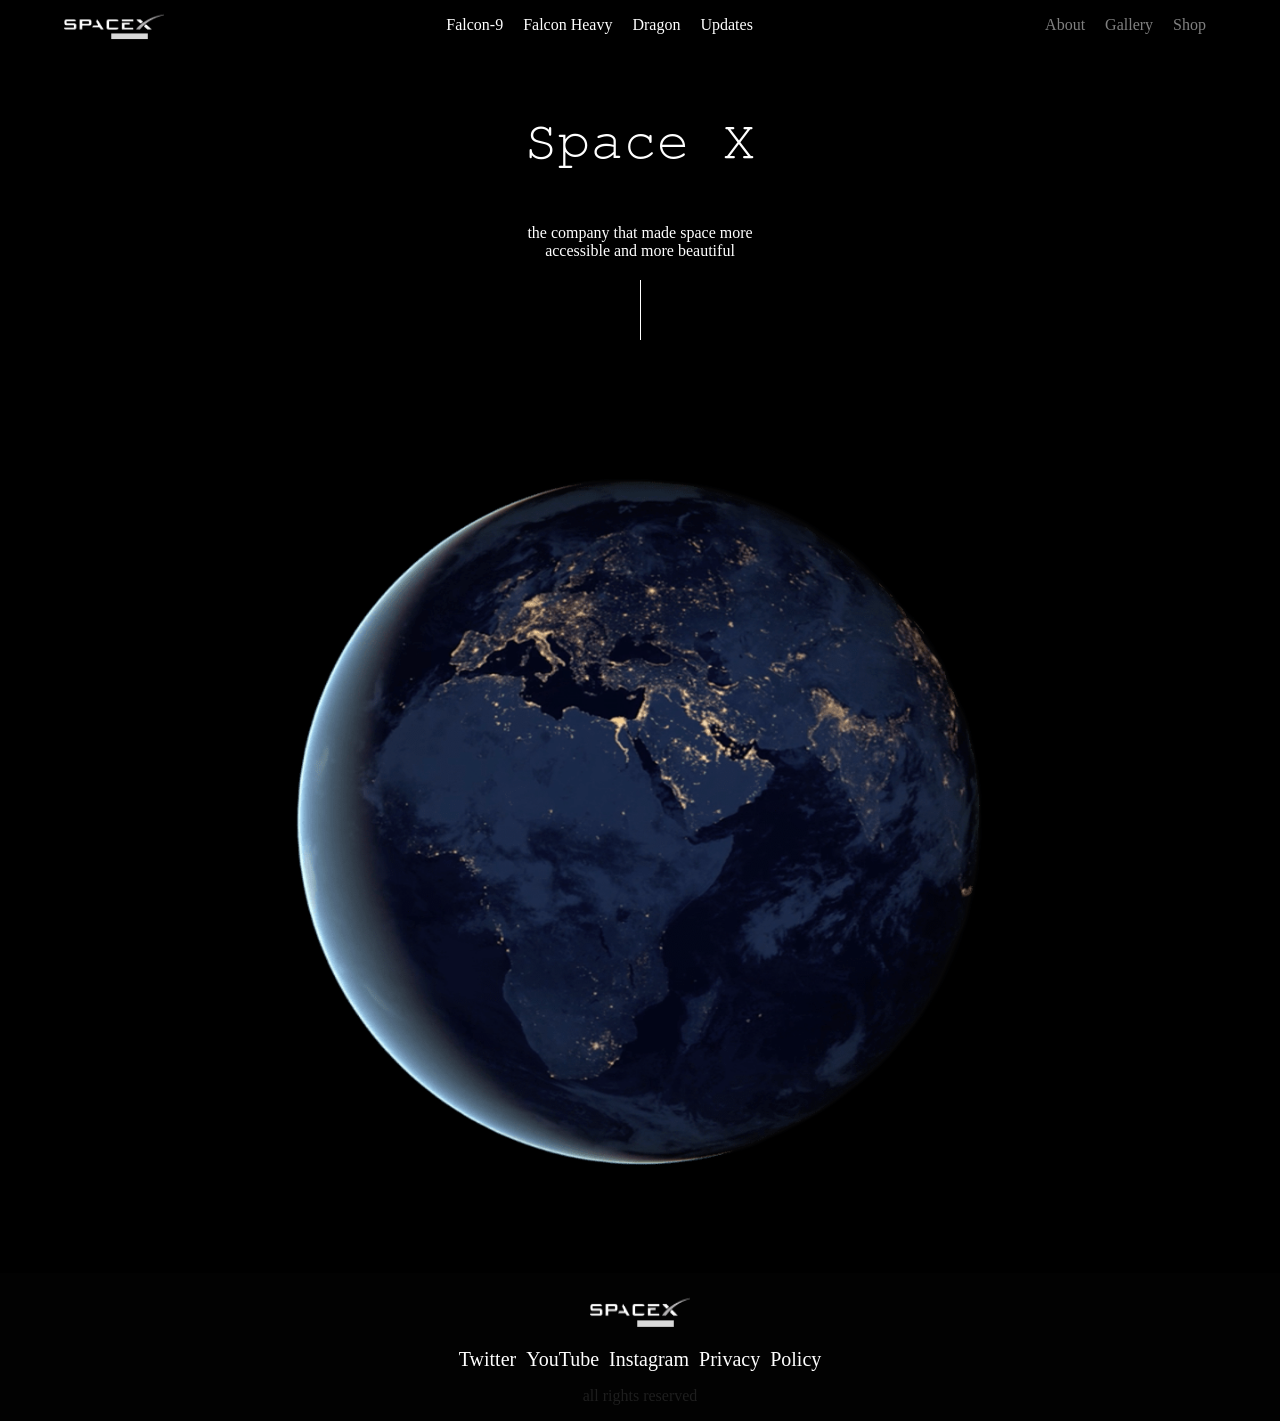
<file: index.html>
<!DOCTYPE html>
<html lang="en">
<head>
    <meta charset="UTF-8">
    <meta name="viewport" content="width=device-width, initial-scale=1.0">
    <link rel="stylesheet" type="text/css" href="style.css">
    <title>SpaceX</title>
</head>
<body>
    <header>
        <a href="index.html"><img src="logo (1).png" class="logo"></a>

        <nav class="main-nav">
            <ul class="list">
                <li class="item"><a href="falcon-9.html" class="item-link">Falcon-9</a></li>
                <li class="item"><a href="Falcon-Heavy.html" class="item-link">Falcon Heavy</a></li>
                <li class="item"><a href="Dragon.html" class="item-link">Dragon</a></li>
                <li class="item"><a href="#" class="item-link">Updates</a></li>
            </ul>
        </nav>

        <nav class="second-nav">
            <ul class="list">
                <li class="item"><a href="#" class="item-link2">About</a></li>
                <li class="item"><a href="#" class="item-link2">Gallery</a></li>
                <li class="item"><a href="#" class="item-link2">Shop</a></li>
            </ul>
        </nav>

    <nav class="container">
        <ul class="navigationList">
            <li class="itemList"><a href="falcon-9.html">Falcon-9</a></li>
            <br>
            <li class="itemList"><a href="Falcon-Heavy.html">Falcon Heavy</a></li>
            <br>
            <li class="itemList"><a href="Dragon.html">Dragon</a></li>
        </ul>
    </nav>
    <section class="button-section">
            <button id="btn"><img src="menuImage/right-arrow.png" alt="menu" width="30" height="35" id="imageMenu"></button>
    </section>
    </header>

    <main>
        <section class="main1">
            <p class="text" style="margin-top: 5%; font-family: FreeMono, monospace" id="textH1">Space X</p>
            <p class="text" id="textP">the company that made space more <br>accessible and more beautiful <br></p>
            <img src="image 2 (1).png" class="planetImage">
        </section>
    </main>

    <footer>
        <div class="bgFooter"> 
            <img src="logo (1).png" width="100" height="35" style="margin-top: 20px">
            <section class="social">
            <a href="https://x.com/SpaceX?lang=ru" target="_blank" class="socialNetwork">Twitter</a>
            <a href="https://www.youtube.com/spacex" target="_blank" class="socialNetwork">YouTube</a>
            <a href="https://www.instagram.com/spacex" target="_blank" class="socialNetwork">Instagram</a>
            <a href="#" target="_blank" class="socialNetwork">Privacy</a>
            <a href="#" target="_blank" class="socialNetwork">Policy</a>
            </section>
            <p class="footerText">all rights reserved</p>
        </div>
    </footer>

    <script src="index.js"></script>
</body>
</html>
</file>
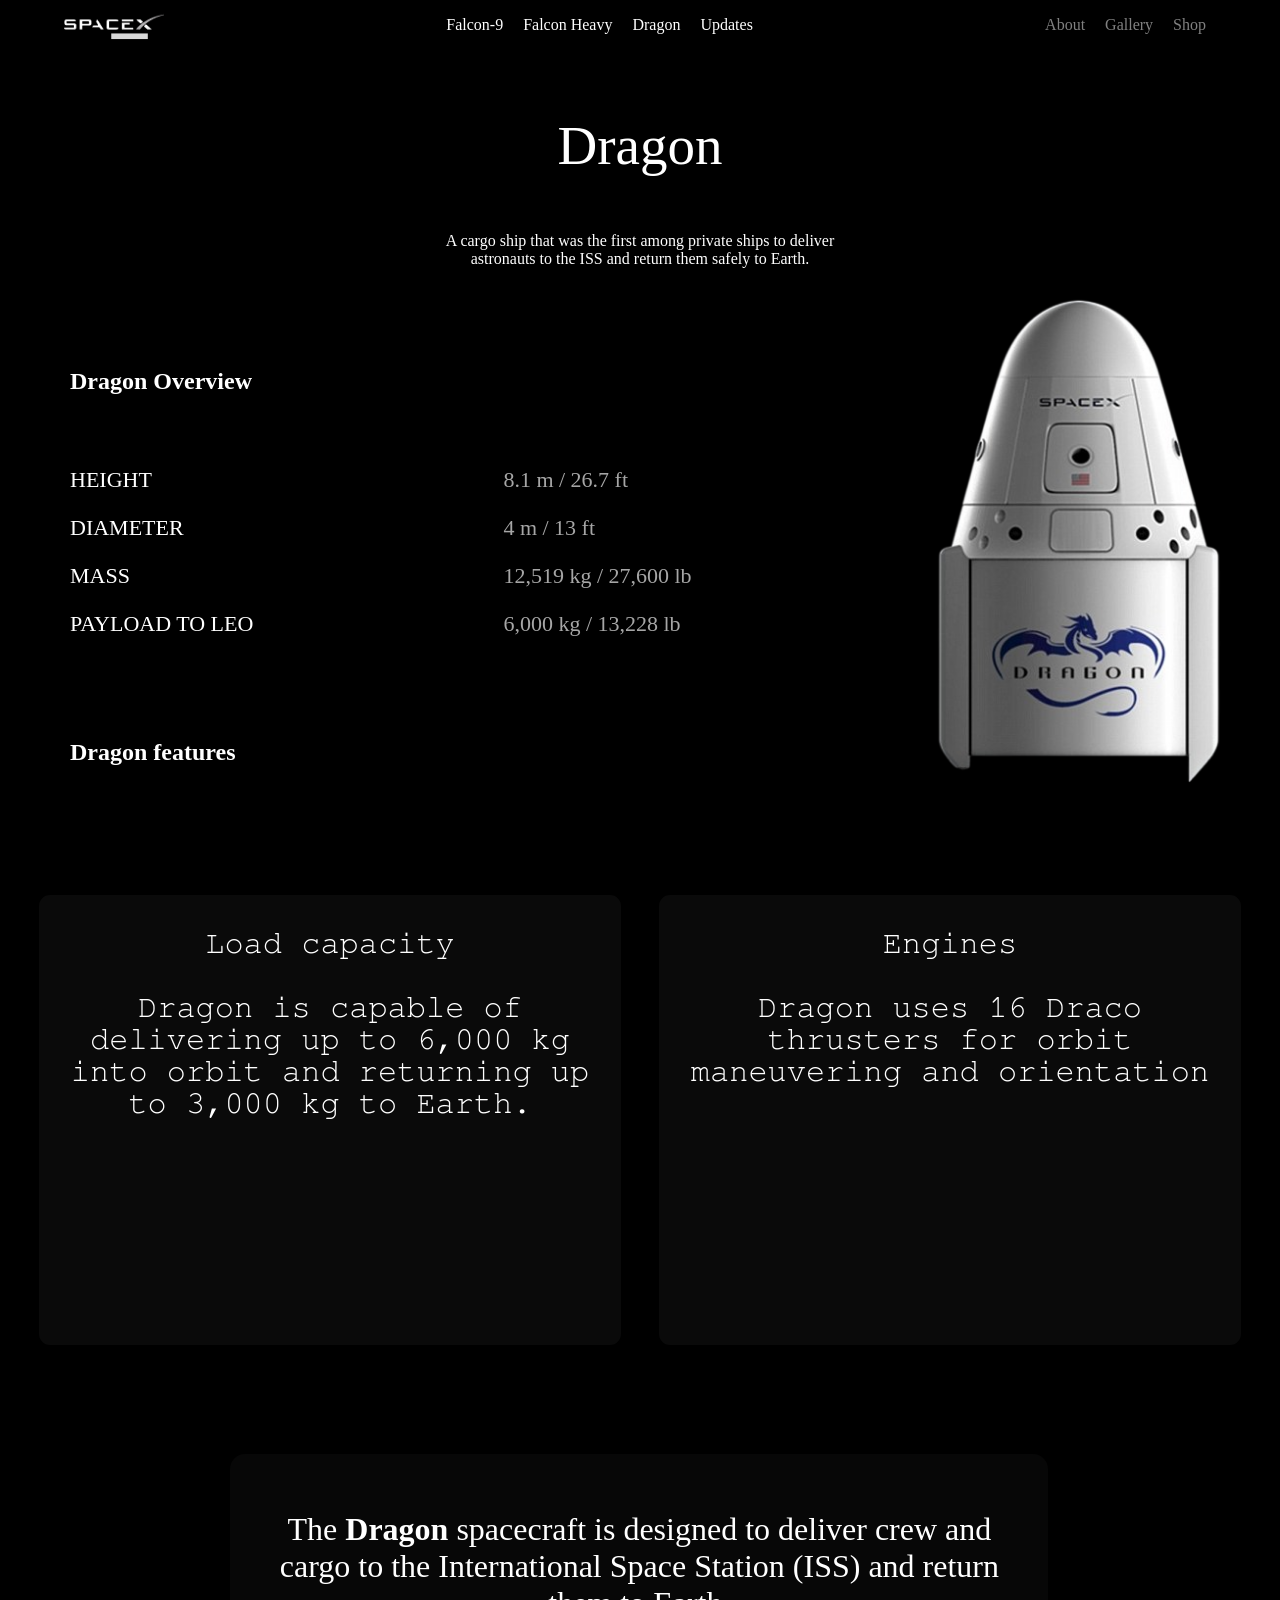
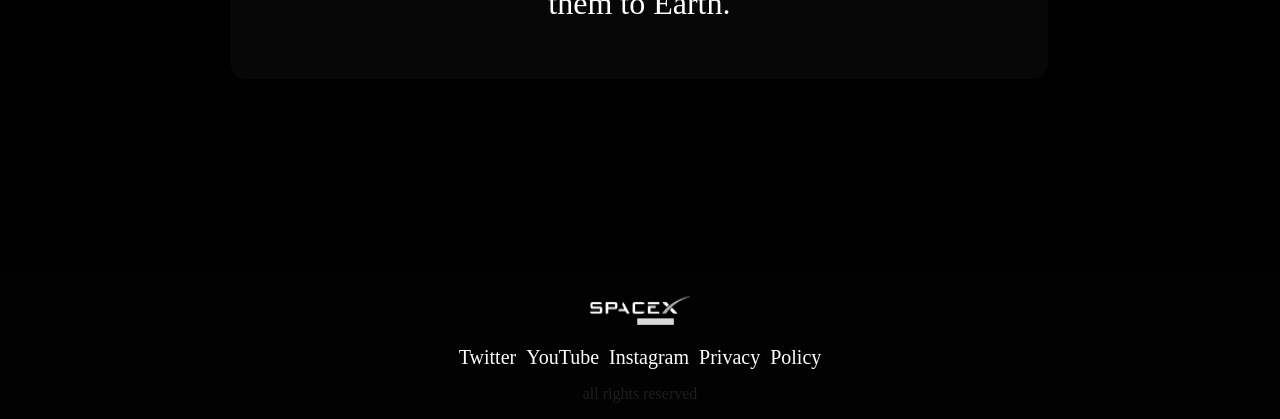
<file: Dragon.html>
<!DOCTYPE html>
<html lang="en">
<head>
    <meta charset="UTF-8">
    <meta name="viewport" content="width=device-width, initial-scale=1.0">
    <link rel="stylesheet" type="text/css" href="style.css">
    <title>Dragon</title>
</head>
<body>
        <header>
        <a href="index.html"><img src="logo (1).png" class="logo"></a>

        <nav class="main-nav">
            <ul class="list">
                <li class="item"><a href="falcon-9.html" class="item-link">Falcon-9</a></li>
                <li class="item"><a href="Falcon-Heavy.html" class="item-link">Falcon Heavy</a></li>
                <li class="item"><a href="#" class="item-link">Dragon</a></li>
                <li class="item"><a href="#" class="item-link">Updates</a></li>
            </ul>
        </nav>

        <nav class="second-nav">
            <ul class="list">
                <li class="item"><a href="#" class="item-link2">About</a></li>
                <li class="item"><a href="#" class="item-link2">Gallery</a></li>
                <li class="item"><a href="#" class="item-link2">Shop</a></li>
            </ul>
        </nav>

        <nav class="container">
        <ul class="navigationList">
            <li class="itemList"><a href="falcon-9.html">Falcon-9</a></li>
            <br>
            <li class="itemList"><a href="Falcon-Heavy.html">Falcon Heavy</a></li>
            <br>
            <li class="itemList"><a href="Dragon.html">Dragon</a></li>
        </ul>
    </nav>
    <section class="button-section">
            <button id="btn"><img src="menuImage/right-arrow.png" alt="menu" width="30" height="35" id="imageMenu"></button>
    </section>
    </header>

    <main>
        <section class="main1">
            <p class="text" style="margin-top: 5%" id="textH1">Dragon</p>
            <p class="text" id="textP2">A cargo ship that was the first among private ships to deliver <br>astronauts to the ISS and return them safely to Earth.</p>
            </section>
            <img src="rocketImage/dragon-Photoroom.png" class="rocketImage" width="300"style="float: right;" id="dragon">
            <h2 style="color: white; margin-left: 70px; margin-top: 100px">Dragon Overview</h2>
            <div class="information">
            <div class="meter">
                <p>HEIGHT</p>
                <p>DIAMETER</p>
                <p>MASS</p>
                <p>PAYLOAD TO LEO</p>
            </div>
            <div class="numbers" style="color: #a6a6a6">
                <p>8.1 m / 26.7 ft</p>
                <p>4 m / 13 ft</p>
                <p>12,519 kg / 27,600 lb</p>
                <p>6,000 kg / 13,228 lb</p>
            </div>
            </div>
            <h2 style="color: white; margin-left: 70px; margin-top: 80px"  class="nameSection">Dragon features</h2>
                <div class="rocketCardInfo">
                    <div class="card" id="card1Dragon">
                        <p class="textInCard">Load capacity</p>
                        <p class="textInCard">Dragon is capable of delivering up to 6,000 kg into orbit and returning up to 3,000 kg to Earth.</p>
                    </div>
                    <div class="card" id="card2Dragon">
                        <p class="textInCard">Engines</p>
                        <p class="textInCard">Dragon uses 16 Draco thrusters for orbit maneuvering and orientation</p>
                    </div>
                </div>
            <section class="mainRocketInfo">
            <p class="f9Text">The <b>Dragon</b> spacecraft is designed to deliver crew and cargo to the International Space Station (ISS) and return them to Earth.</p>
            </section>
    </main>

    <footer>
        <div class="bgFooter"> 
            <img src="logo (1).png" width="100" height="35" style="margin-top: 20px">
            <section class="social">
            <a href="https://x.com/SpaceX?lang=ru" target="_blank" class="socialNetwork">Twitter</a>
            <a href="https://www.youtube.com/spacex" target="_blank" class="socialNetwork">YouTube</a>
            <a href="https://www.instagram.com/spacex" target="_blank" class="socialNetwork">Instagram</a>
            <a href="#" target="_blank" class="socialNetwork">Privacy</a>
            <a href="#" target="_blank" class="socialNetwork">Policy</a>
            </section>
            <p class="footerText">all rights reserved</p>
        </div>
    </footer>

    <script src="index.js"></script>
</body>
</html>
</file>
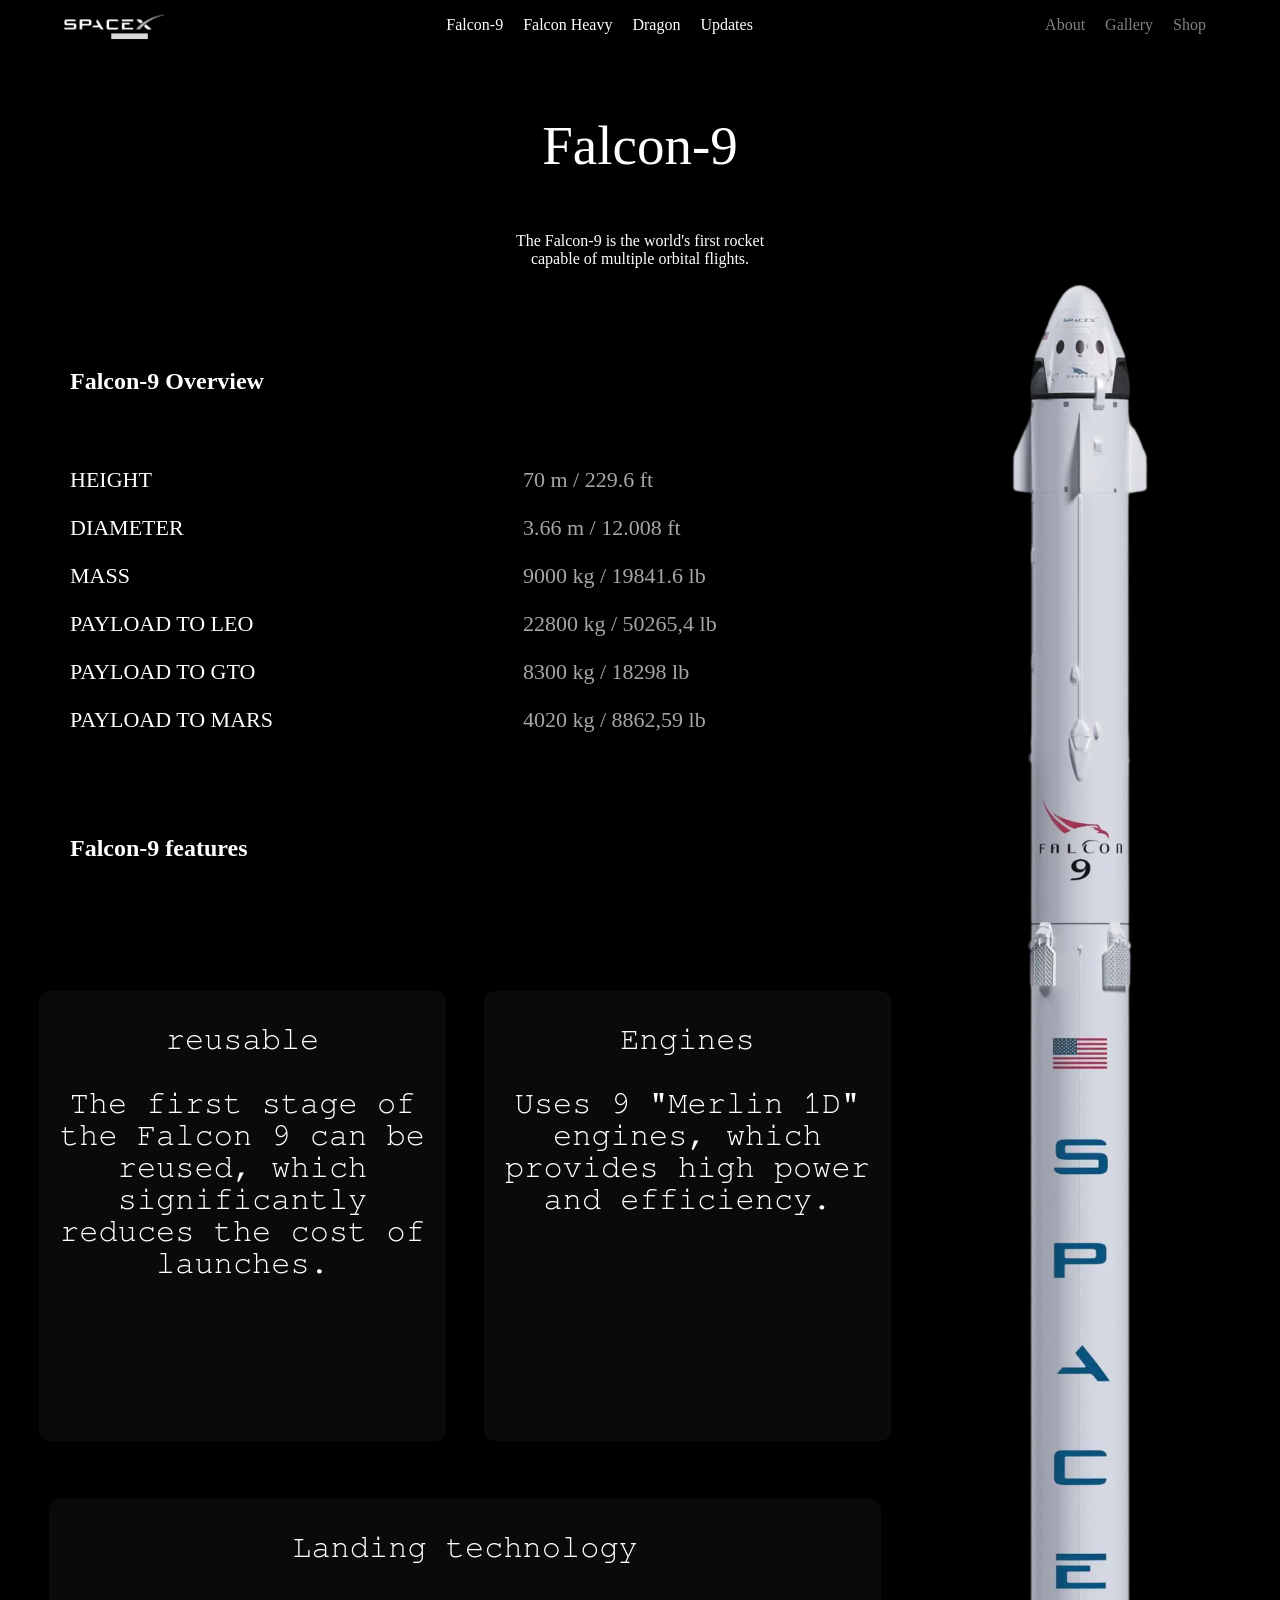
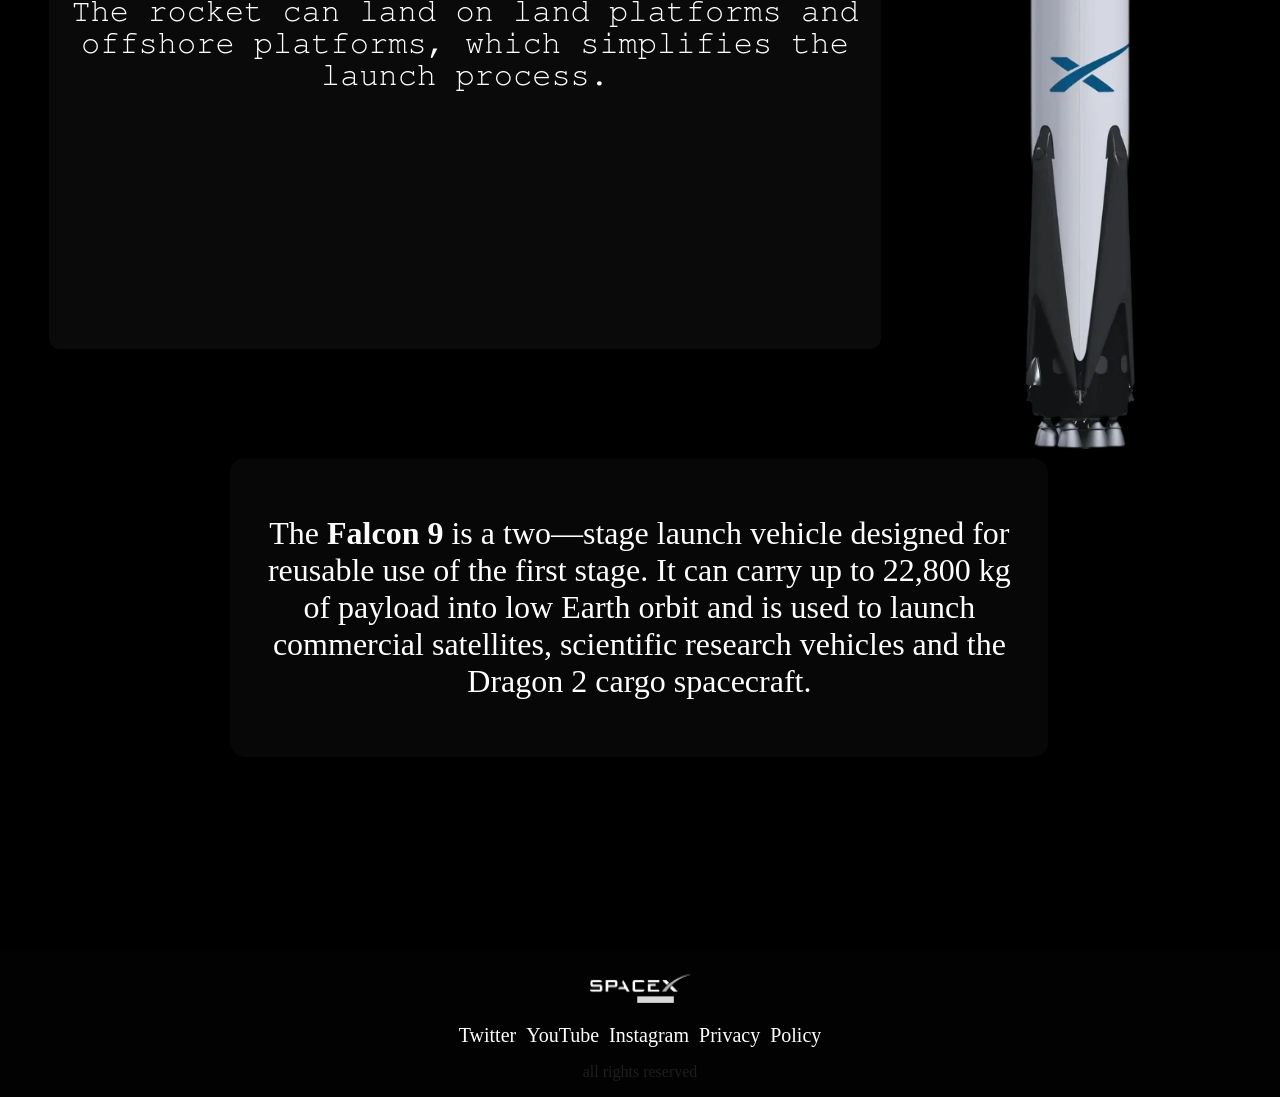
<file: falcon-9.html>
<!DOCTYPE html>
<html lang="en">
<head>
    <meta charset="UTF-8">
    <meta name="viewport" content="width=device-width, initial-scale=1.0">
    <link rel="stylesheet" type="text/css" href="style.css">
    <title>Falcon-9</title>
</head>
<body>
        <header>
        <a href="index.html"><img src="logo (1).png" class="logo"></a>

        <nav class="main-nav">
            <ul class="list">
                <li class="item"><a href="falcon-9.html" class="item-link">Falcon-9</a></li>
                <li class="item"><a href="Falcon-Heavy.html" class="item-link">Falcon Heavy</a></li>
                <li class="item"><a href="Dragon.html" class="item-link">Dragon</a></li>
                <li class="item"><a href="#" class="item-link">Updates</a></li>
            </ul>
        </nav>

        <nav class="second-nav">
            <ul class="list">
                <li class="item"><a href="#" class="item-link2">About</a></li>
                <li class="item"><a href="#" class="item-link2">Gallery</a></li>
                <li class="item"><a href="#" class="item-link2">Shop</a></li>
            </ul>
        </nav>

        <nav class="container">
        <ul class="navigationList">
            <li class="itemList"><a href="falcon-9.html">Falcon-9</a></li>
            <br>
            <li class="itemList"><a href="Falcon-Heavy.html">Falcon Heavy</a></li>
            <br>
            <li class="itemList"><a href="Dragon.html">Dragon</a></li>
        </ul>
    </nav>
    <section class="button-section">
            <button id="btn"><img src="menuImage/right-arrow.png" alt="menu" width="30" height="35" id="imageMenu"></button>
    </section>
    </header>

    <main>
        <section class="main1">
            <p class="text" style="margin-top: 5%" id="textH1">Falcon-9</p>
            <p class="text" id="textP2">The Falcon-9 is the world's first rocket <br>capable of multiple orbital flights.</p>
            </section>
            <img src="rocketImage/Falcon-9-Photoroom.png" class="rocketImage" width="300"style="float: right" id="falcon-9">
            <h2 style="color: white; margin-top: 100px" class="nameSection">Falcon-9 Overview</h2>
            <div class="information">
            <div class="meter">
                <p>HEIGHT</p>
                <p>DIAMETER</p>
                <p>MASS</p>
                <p>PAYLOAD TO LEO</p>
                <p>PAYLOAD TO GTO</p>
                <p>PAYLOAD TO MARS</p>
            </div>
            <div class="numbers" style="color:#a6a6a6">
                <p>70 m / 229.6 ft</p>
                <p>3.66 m / 12.008 ft</p>
                <p>9000 kg / 19841.6 lb</p>
                <p>22800 kg / 50265,4 lb</p>
                <p>8300 kg / 18298 lb</p>
                <p>4020 kg / 8862,59 lb</p>
            </div>
            </div>
            <div class="Features">
                <h2 style="color: white" class="nameSection">Falcon-9 features</h2>
            </div>
                <div class="rocketCardInfo">
                    <div class="card" id="card1">
                        <p class="textInCard">reusable</p>
                        <p class="textInCard">The first stage of the Falcon 9 can be reused, which significantly reduces the cost of launches.</p>
                    </div>
                    <div class="card" id="card2">
                        <p class="textInCard">Engines</p>
                        <p class="textInCard">Uses 9 "Merlin 1D" engines, which provides high power and efficiency.</p>
                    </div>
                </div>
                <div class="rocketCardInfo">
                    <div class="card" style="margin-top: 40px; margin-left: 40px; margin-right: 40px" id="lastCard">
                        <p class="textInCard">Landing technology</p>
                        <p class="textInCard">The rocket can land on land platforms and offshore platforms, which simplifies the launch process.</p>
                    </div>
                </div>
            <section class="mainRocketInfo">
            <p class="f9Text">The <b>Falcon 9</b> is a two—stage launch vehicle designed for reusable use of the first stage. It can carry up to 22,800 kg of payload into low Earth orbit and is used to launch commercial satellites, scientific research vehicles and the Dragon 2 cargo spacecraft.</p>
            </section>
    </main>

    <footer>
        <div class="bgFooter"> 
            <img src="logo (1).png" width="100" height="35" style="margin-top: 20px">
            <section class="social">
            <a href="https://x.com/SpaceX?lang=ru" target="_blank" class="socialNetwork">Twitter</a>
            <a href="https://www.youtube.com/spacex" target="_blank" class="socialNetwork">YouTube</a>
            <a href="https://www.instagram.com/spacex" target="_blank" class="socialNetwork">Instagram</a>
            <a href="#" target="_blank" class="socialNetwork">Privacy</a>
            <a href="#" target="_blank" class="socialNetwork">Policy</a>
            </section>
            <p class="footerText">all rights reserved</p>
        </div>
    </footer>

    <script src="index.js"></script>
</body>
</html>
</file>
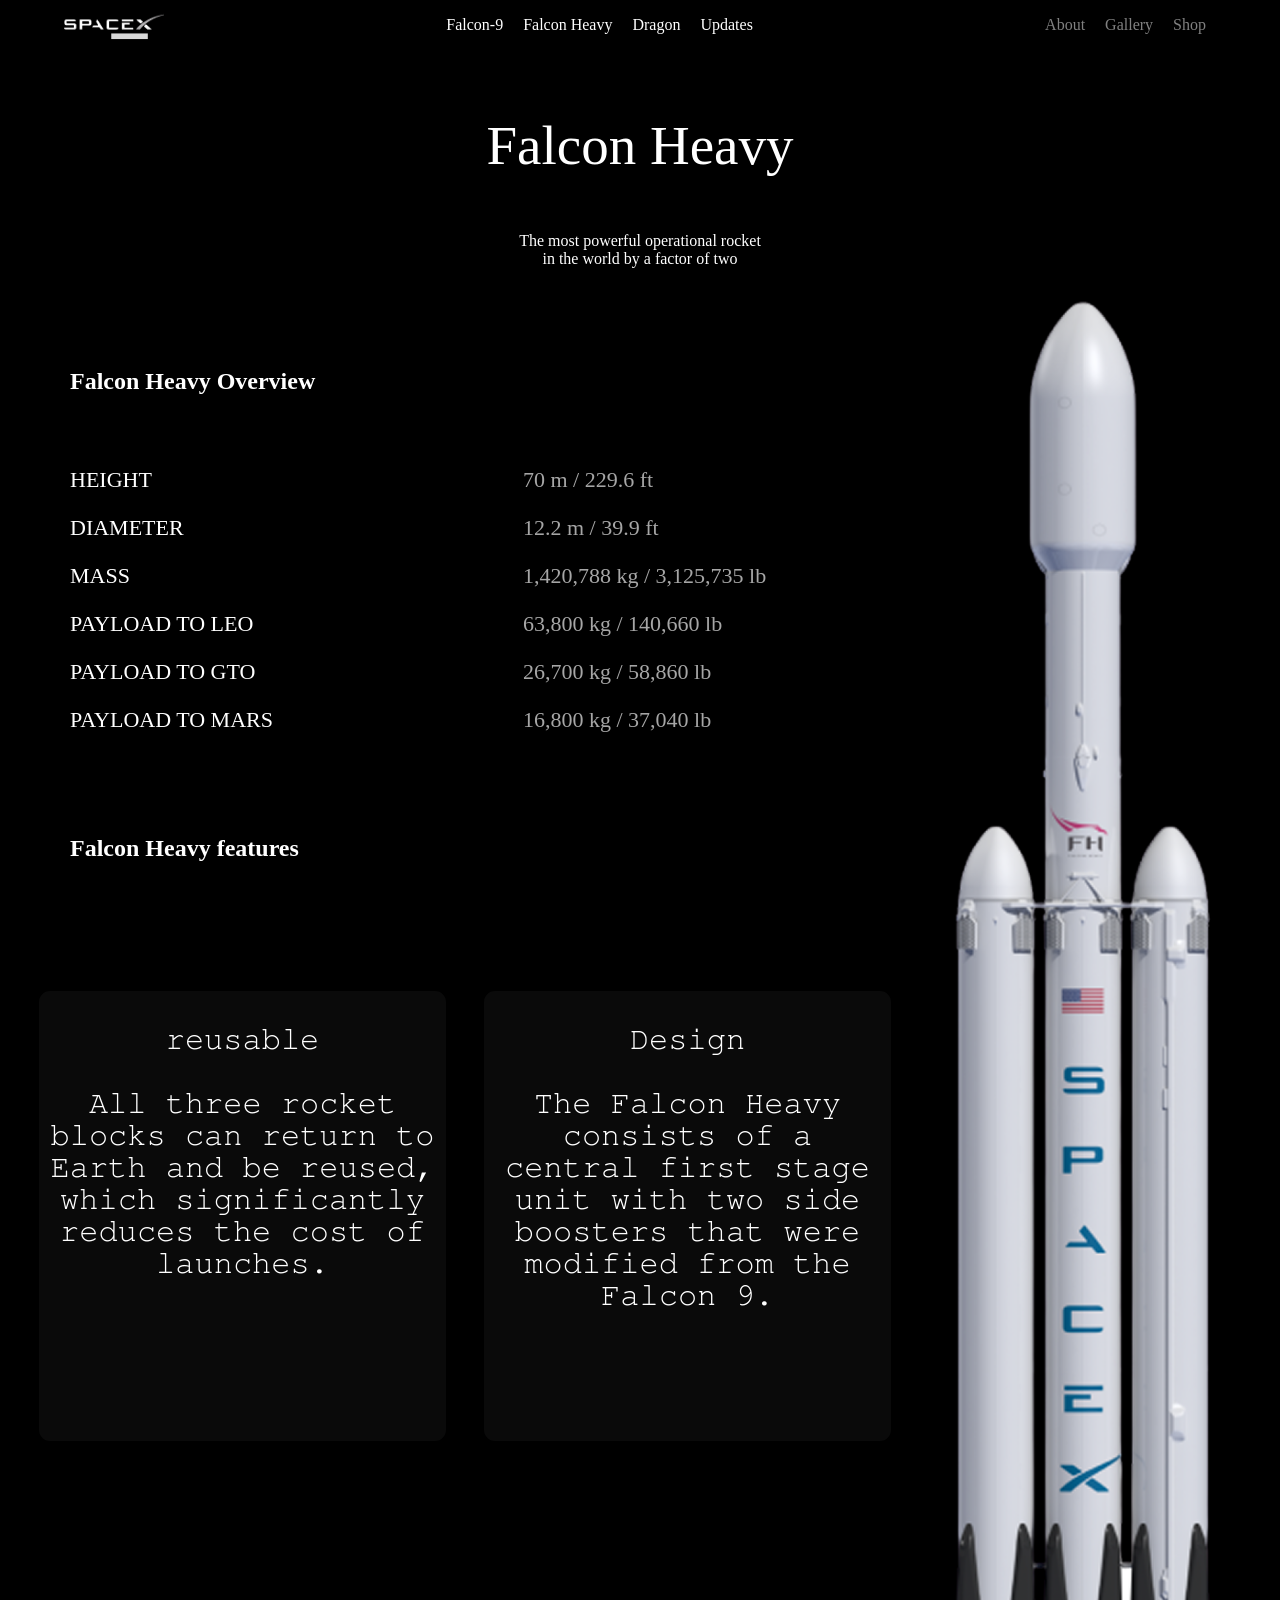
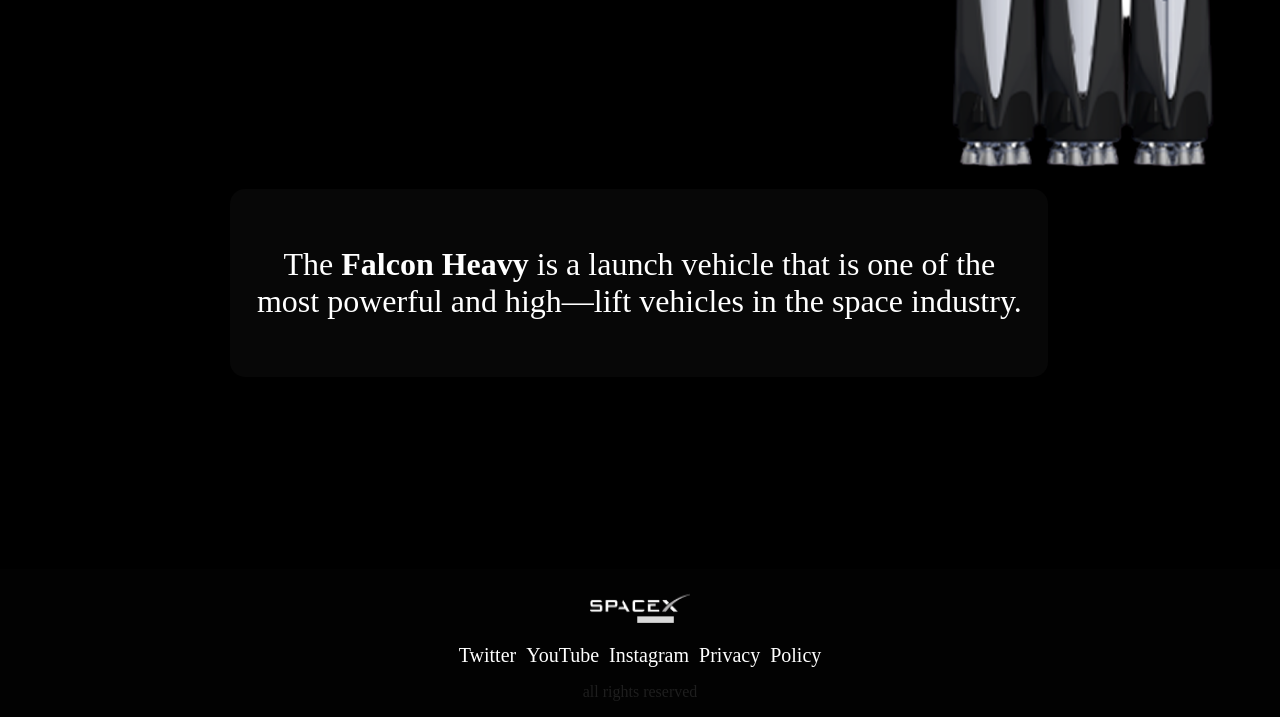
<file: Falcon-Heavy.html>
<!DOCTYPE html>
<html lang="en">
<head>
    <meta charset="UTF-8">
    <meta name="viewport" content="width=device-width, initial-scale=1.0">
    <link rel="stylesheet" type="text/css" href="style.css">
    <title>Falcon Heavy</title>
</head>
<body>
        <header>
        <a href="index.html"><img src="logo (1).png" class="logo"></a>

        <nav class="main-nav">
            <ul class="list">
                <li class="item"><a href="falcon-9.html" class="item-link">Falcon-9</a></li>
                <li class="item"><a href="Falcon-Heavy.html" class="item-link">Falcon Heavy</a></li>
                <li class="item"><a href="Dragon.html" class="item-link">Dragon</a></li>
                <li class="item"><a href="#" class="item-link">Updates</a></li>
            </ul>
        </nav>

        <nav class="second-nav">
            <ul class="list">
                <li class="item"><a href="#" class="item-link2">About</a></li>
                <li class="item"><a href="#" class="item-link2">Gallery</a></li>
                <li class="item"><a href="#" class="item-link2">Shop</a></li>
            </ul>
        </nav>

        <nav class="container">
        <ul class="navigationList">
            <li class="itemList"><a href="falcon-9.html">Falcon-9</a></li>
            <br>
            <li class="itemList"><a href="Falcon-Heavy.html">Falcon Heavy</a></li>
            <br>
            <li class="itemList"><a href="Dragon.html">Dragon</a></li>
        </ul>
    </nav>
    <section class="button-section">
            <button id="btn"><img src="menuImage/right-arrow.png" alt="menu" width="30" height="35" id="imageMenu"></button>
    </section>
    </header>

    <main>
        <section class="main1">
            <p class="text" style="margin-top: 5%" id="textH1">Falcon Heavy</p>
            <p class="text" id="textP2">The most powerful operational rocket <br>in the world by a factor of two</p>
            </section>
            <img src="rocketImage/image-removebg-preview 1.png" class="rocketImage" width="300" style="float: right" id="falcon-heavy">
            <h2 style="color: white; margin-left: 70px; margin-top: 100px">Falcon Heavy Overview</h2>
            <div class="information">
            <div class="meter">
                <p>HEIGHT</p>
                <p>DIAMETER</p>
                <p>MASS</p>
                <p>PAYLOAD TO LEO</p>
                <p>PAYLOAD TO GTO</p>
                <p>PAYLOAD TO MARS</p>
            </div>
            <div class="numbers" style="color: #a6a6a6">
                <p>70 m / 229.6 ft</p>
                <p>12.2 m / 39.9 ft</p>
                <p>1,420,788 kg / 3,125,735 lb</p>
                <p>63,800 kg / 140,660 lb</p>
                <p>26,700 kg / 58,860 lb</p>
                <p>16,800 kg / 37,040 lb</p>
            </div>
            </div>
            <h2 style="color: white; margin-left: 70px; margin-top: 80px" class="nameSection">Falcon Heavy features</h2>
                <div class="rocketCardInfo">
                    <div class="card" id="card1Heavy">
                        <p class="textInCard">reusable</p>
                        <p class="textInCard">All three rocket blocks can return to Earth and be reused, which significantly reduces the cost of launches.</p>
                    </div>
                    <div class="card" id="card2Heavy">
                        <p class="textInCard">Design</p>
                        <p class="textInCard">The Falcon Heavy consists of a central first stage unit with two side boosters that were modified from the Falcon 9.</p>
                    </div>
                </div>
            <section class="mainRocketInfo">
            <p class="f9Text">The <b>Falcon Heavy</b> is a launch vehicle that is one of the most powerful and high—lift vehicles in the space industry.</p>
            </section>
    </main>

    <footer>
        <div class="bgFooter"> 
            <img src="logo (1).png" width="100" height="35" style="margin-top: 20px">
            <section class="social">
            <a href="https://x.com/SpaceX?lang=ru" target="_blank" class="socialNetwork">Twitter</a>
            <a href="https://www.youtube.com/spacex" target="_blank" class="socialNetwork">YouTube</a>
            <a href="https://www.instagram.com/spacex" target="_blank" class="socialNetwork">Instagram</a>
            <a href="#" target="_blank" class="socialNetwork">Privacy</a>
            <a href="#" target="_blank" class="socialNetwork">Policy</a>
            </section>
            <p class="footerText">all rights reserved</p>
        </div>
    </footer>

    <script src="index.js"></script>
</body>
</html>
</file>
<file: style.css>
body{
    background: black;
    margin: 0;
    /*background-image: url("https://wallpapercrafter.com/desktop/10631-starry-sky-stars-space-dark-astronomy-4k.jpg");
    background-size: 50%;
    */
}
header{
    max-width: 1230px;
    margin: auto;
    width: 90%;
    display: flex;
    justify-content: space-between;
    height: 50px;
}
.list{
    display: flex;
    list-style: none;
}
.item-link{
    color: white;
    text-decoration: none;
    margin-left: 10px;
    margin-right: 10px;
    font-size: 16px;
    transition: .5s ease;
}
.item-link:hover{
    font-size: 18px;
}
.item-link2{
    color: gray;
    text-decoration: none;
    margin-left: 10px;
    margin-right: 10px;
    font-size: 16px;
}
.planetImage{
    width: 1437px;
    max-width: 100%;
    height: auto;
    margin-top: 1%;
}
.text{
    color: white;
    font-size: 16px;
}
.main1{
    display: block;
    text-align: center;
}
#textH1{
    font-size: 55px;
    animation: startAnim 1.5s ease;
    animation-fill-mode: forwards;
}
.logo{
    width: 100px;
    height: 30px;
    margin-top: 10px;
}
#textP{
    animation: startAnim 3s;
    animation-fill-mode: forwards;
}
#textP::after{
    content: "";
    display: inline-block;
    width: 1px;
    height: 60px;
    background: white;
    margin-top: 20px;
}
#textP2{
    animation: startAnim 3s;
    animation-fill-mode: forwards;
}
@keyframes startAnim{
    0%{
        opacity: 0;
        margin-right: 100px;
    }
    100%{
        opacity: 1;
        margin-right: 0px;
    }
}



.bgFooter{
    background: #020202;
    width: 100%;
    text-align: center;
    display: flex;
    flex-direction: column;
    align-items: center;
}
.footerText{
    color: #1e1e1e;
}








/*Falcon-9*/
.listRocket, .secondListRocket, .textRocket, .secondTextRocket{
    color: white;
}
.textRocket{
    font-size: 28px;
    margin-top: 100px;
    margin-left: 40px;
    background: #070707;
    padding: 25px;
    border-radius: 10px;
    align-items: center;
    margin-right: 500px;
}
.social{
    display: flex;
    gap: 10px;
    margin-top: 20px;
}
.socialNetwork{
    text-decoration: none;
    color: white;
    font-size: 20px;
    transition: .3s ease;
    display: inline-block;
    white-space: nowrap;
}
.socialNetwork:hover{
    font-size: 21px;
}
.f9Text{
    color: white;
    font-size: 32px;
}
.mainRocketInfo{
    text-align: center;
    background: #070707;
    padding: 25px;
    display: flex;
    width: 60%;
    border-radius: 15px;
    margin-top: 100px;
    margin-left: 18%;
    margin-bottom: 15%;
}
.rocketCardInfo{
    display: flex;
    padding: 5px;
    border-radius: 15px;
    text-align: center;
    justify-content: center;
    gap: 30px;
}
.card{
    background: #0a0a0a;
    width: 300px;
    height: 450px;
    border-radius: 15px;
    border: 4px solid black;
    transition: .3s ease;
    position: relative;
    top: 0px;
    color: white;
    font-size: 32px;
    margin-top: 100px;
    flex: 1;
}
.card:hover{
    background: #e3e3e3;
    color: black;
    top: -40px;
    box-shadow: 0px 20px 0px rgba(255,255,255,0.1)
}
.textInCard{
    margin-left: 5px;
    margin-right: 5px;
    font-family: FreeMono, monospace;
}
.information{
    display: flex;
    color: white;
    margin-left: 70px;
    font-size: 22px;
    margin-top: 50px;
}
.numbers{
    margin-left: 250px;
}
.rocketImage{
    margin-right: 50px
}
.nameSection{
    margin-left: 70px; 
}














/*phone, main page*/
@media(max-width: 767px){
.main-nav, .second-nav{
    display: none;
}
.container{
    display: block;
}
.container{
    opacity: 0;
    position: absolute;
    width: 100%;
    height: 50px;
    background: #0f0f0f;
    visibility: hidden;
    border-radius: 25px;
    transition: 0.5s ease;
    z-index: 100;
}
.container.active{
    opacity: 1;
    visibility: visible;
    height: 100%;
}
.itemList{
    color: white;
    display: inline-block;
    margin-top: 35px;
    margin-left: 10px;
}
li>a{
    color: white;
    text-decoration: none;
    font-size: 30px;
}
button{
    border: 0px;
    border-radius: 10px;
    margin-top: 10px;
    float: right;
    background: #606060;
}
.button-section{
    z-index: 101;
}
.bgFooter{
    background: #020202;
    min-height: 40vh;
    justify-content: flex-end;
    margin-bottom: 50px;
}
.numbers{
    margin-left: 20px;
    font-size: 18px;
}
.meter{
    font-size: 18px;
}
.rocketImage{
    width: 35px;
    margin-right: 5px;
    margin-top: 180px;
}
.information{
    margin-left: 10px;
}
.nameSection{
    margin-left: 10px; 
}
.rocketCardInfo{
    display: grid;
    justify-content: center;
}
.card{
    margin-top: 25px;
    margin-left: auto;
    margin-right: auto;
}
.Features{
    text-align: center;
}
.mainRocketInfo{
    margin-left: 65px;
}
.card{
    height: 350px;
}
.textInCard{
    font-size: 28px;
}
.nameSection{
    margin-top: 80px;
}




/*falcon-heavy*/
#falcon-heavy{
    width: 50px;
    margin-right: 10px;
}




/*dragon*/
#dragon{
    width: 60px;
    margin-right: 10px;
    margin-top: 185px;
}
}







@media(max-width: 414px){
.numbers{
    margin-left: 20px;
    font-size: 16px;
}
.meter{
    font-size: 16px;
}
.mainRocketInfo{
    margin-left: 65px;
}
.textInCard{
    font-size: 26px;
}
.card{
    height: 350px;
}
.nameSection{
    margin-top: 80px;
}
}
@media(min-width: 568px){
    @media(max-width: 766px){
        /*falcon-heavy*/
    #falcon-heavy{
    width: 100px;
    margin-right: 20px;
    margin-top: 0;
    }




/*dragon*/
    #dragon{
    width: 120px;
    margin-right: 20px;
    margin-top: 135px;
    }
    .nameSection{
        text-align: center;
    }
    #falcon-9{
        width: 70px;
        margin-top: 90px;
    }
    .numbers{
        margin-left: 130px;
    }
    }
}











/*PC*/
@media(min-width: 1024px){
.button-section{
    display: none;
}
.container{
    display: none;
}
#card2{
    margin-right: 30px;
}
#card1{
    margin-left: 30px;
}
#lastCard{
    height: 450px;
}
#falcon-heavy{
    margin-right: 50px
}
#card2Heavy, #card2Dragon{
    margin-right: 30px;
}
#card1Heavy, #card1Dragon{
    margin-left: 30px;
}
#dragon{
    margin-right: 50px;
    margin-top: 12px;
}
.nameSection{
    margin-top: 80px;
}
}








/*планшеты*/
@media(min-width: 768px){
    @media(max-width: 1023px){
        .main-nav, .second-nav{
            display: block;
        }
        .container{
            display: none;
        }
        .button-section{
            display: none;
        }
        .rocketImage{
            width: 110px;
            margin-right: 35px;
        }
        .numbers{
            margin-left: 100px;
        }
        #card1{
            margin-left: 20px;
        }
        #card2{
            margin-right: 20px;
        }
        .nameSection{
            margin-top: 110px;
            margin-left: 30px;
            display: inline-block;
        }






        /*falcon Heavy*/
        #card1Heavy, #card1Dragon{
            margin-left: 20px;
        }
        #card2Heavy, #card2Dragon{
            margin-right: 20px;
        }




        /*dragon*/
        #dragon{
            margin-top: 180px;
        }
    }
}
</file>
